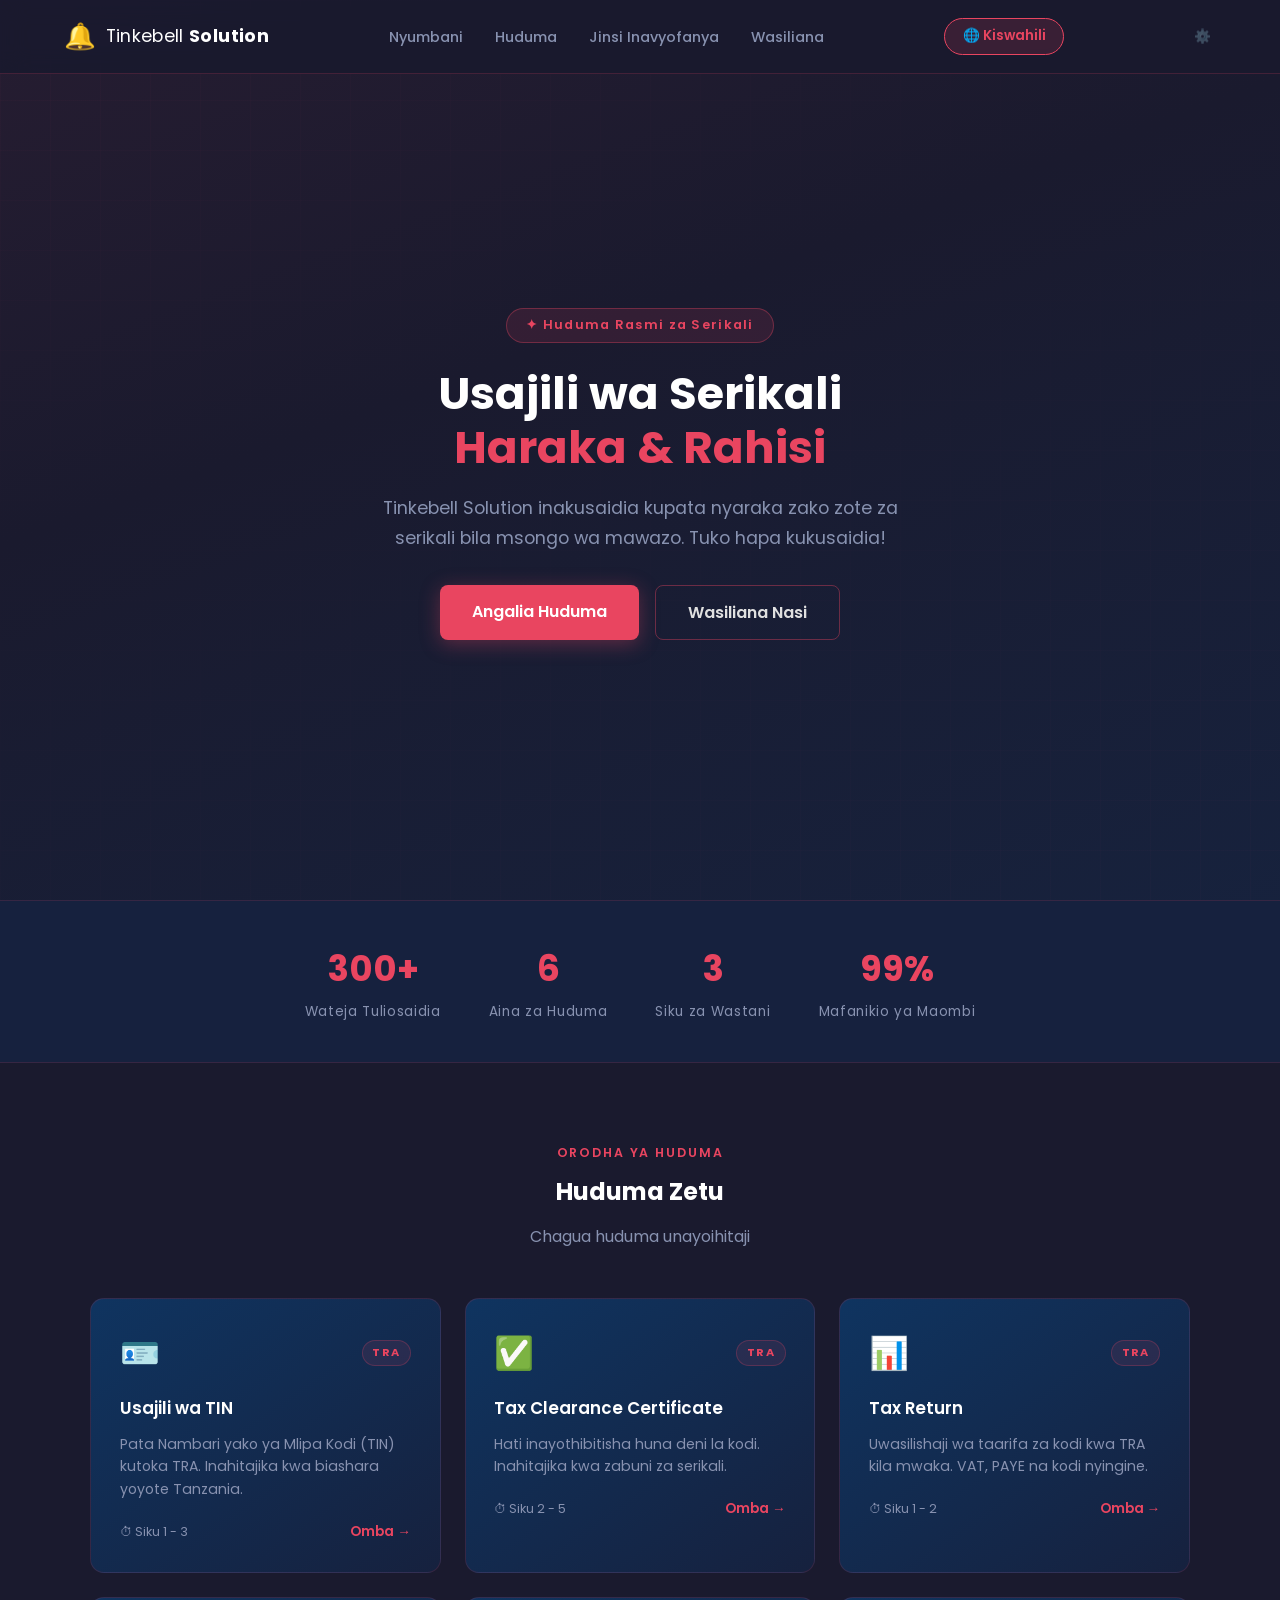
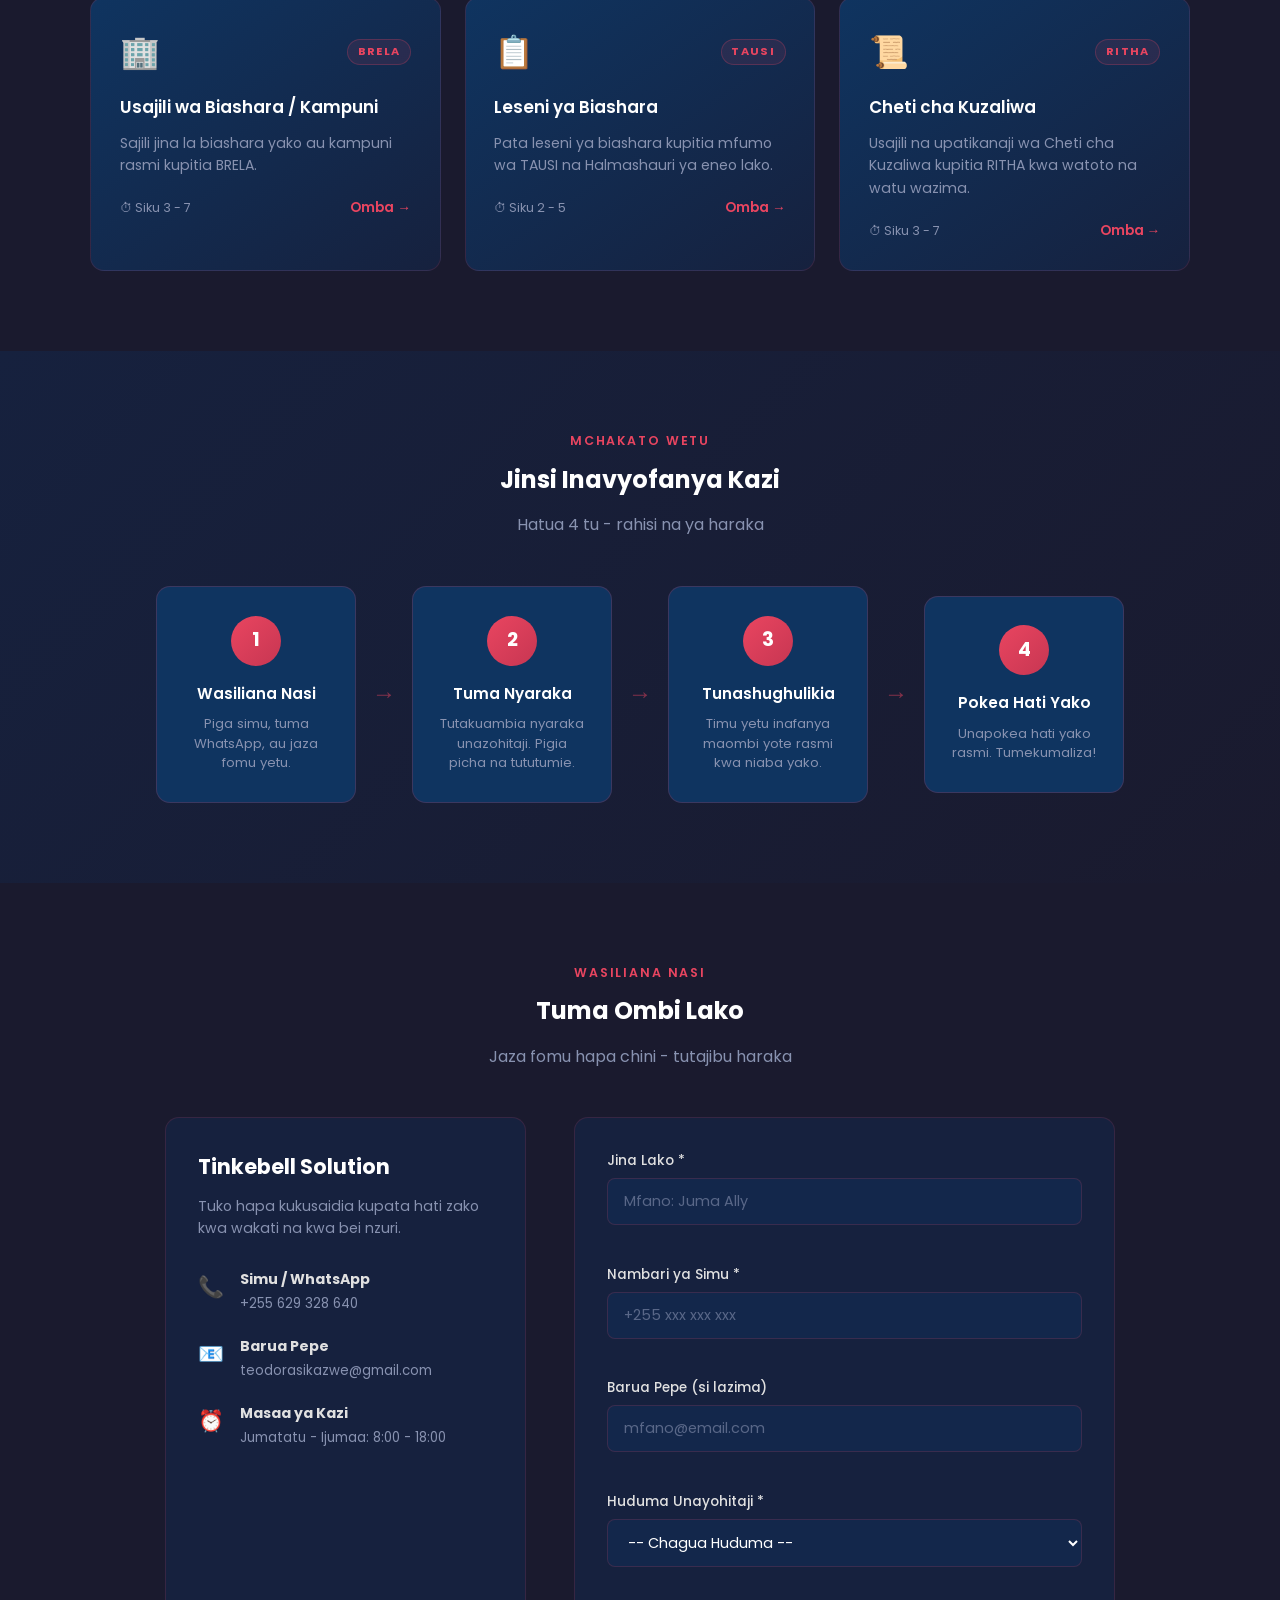
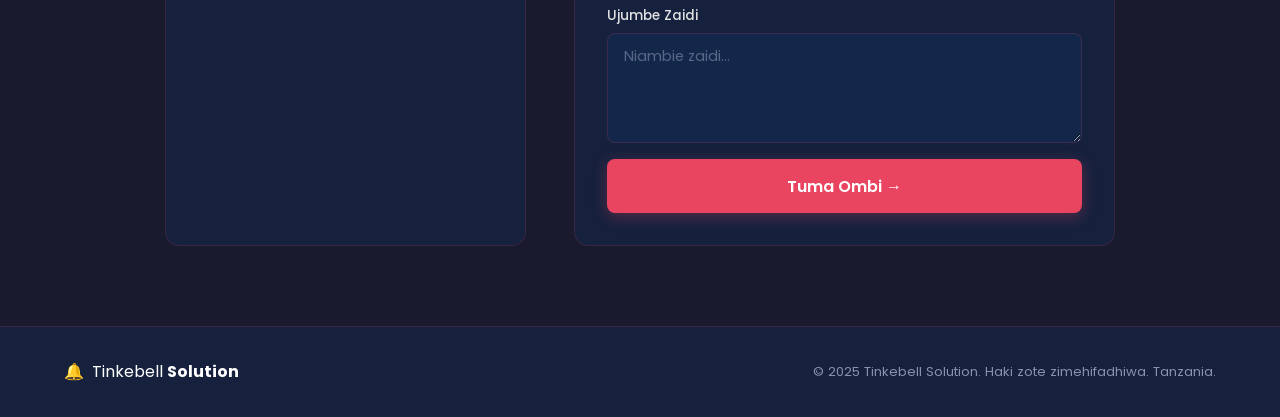
<file: index.html>
<!DOCTYPE html>
<html lang="sw">
<head>
<meta charset="UTF-8" />
<meta name="viewport" content="width=device-width, initial-scale=1.0" />
<title>Tinkebell Solution</title>

  <!-- Google Fonts - Fonts nzuri kutoka internet -->
  <link href="https://fonts.googleapis.com/css2?family=Poppins:wght@300;400;600;700&display=swap" rel="stylesheet" />

  <link rel="stylesheet" href="style.css" />
</head>
<body>

  <nav class="navbar">

    <div class="logo">
      <span class="logo-icon">🔔</span>
      <span class="logo-text">Tinkebell <strong>Solution</strong></span>
    </div>

    <ul class="nav-links">
      <li><a href="#home"     data-key="nav_home">Nyumbani</a></li>
      <li><a href="#services" data-key="nav_services">Huduma</a></li>
      <li><a href="#how"      data-key="nav_how">Jinsi Inavyofanya</a></li>
      <li><a href="#contact"  data-key="nav_contact">Wasiliana</a></li>
    </ul>

    <!-- Kitufe cha kubadilisha lugha Swahili / English -->
    <button class="lang-btn" id="langToggle" onclick="badilishaLugha()">
      🌐 Kiswahili
    </button>

    <!--
      Kiungo cha Admin
    -->
    <a href="admin/admin.html" class="admin-link" title="Admin">
      ⚙️
    </a>

  </nav>
  <!-- ================================================
       SEHEMU YA 2: HERO (Sehemu kuu ya juu - karibu)
  ================================================ -->
  <section class="hero" id="home">

    <p class="hero-badge" data-key="hero_badge">✦ Huduma Rasmi za Serikali</p>

    <h1 class="hero-title">
      <span data-key="hero_title1">Usajili wa Serikali</span><br />
      <span class="highlight" data-key="hero_title2">Haraka &amp; Rahisi</span>
    </h1>

    <p class="hero-desc" data-key="hero_desc">
      Tinkebell Solution inakusaidia kupata nyaraka zako zote za serikali
      bila msongo wa mawazo. Tuko hapa kukusaidia!
    </p>

    <div class="hero-buttons">
      <a href="#services" class="btn-main"    data-key="hero_btn1">Angalia Huduma</a>
      <a href="#contact"  class="btn-outline" data-key="hero_btn2">Wasiliana Nasi</a>
    </div>

  </section>


  <!-- ================================================
       SEHEMU YA 3: TAKWIMU (Nambari za uzoefu)
  ================================================ -->
  <div class="stats-bar">

    <div class="stat-item">
      <span class="stat-number">300+</span>
      <span class="stat-label" data-key="stat1">Wateja Tuliosaidia</span>
    </div>

    <div class="stat-item">
      <span class="stat-number">6</span>
      <span class="stat-label" data-key="stat2">Aina za Huduma</span>
    </div>

    <div class="stat-item">
      <span class="stat-number">3</span>
      <span class="stat-label" data-key="stat3">Siku za Wastani</span>
    </div>

    <div class="stat-item">
      <span class="stat-number">99%</span>
      <span class="stat-label" data-key="stat4">Mafanikio ya Maombi</span>
    </div>

  </div>


  <!-- ================================================
       SEHEMU YA 4: HUDUMA (Kadi 6 za huduma)
  ================================================ -->
  <section class="services-section" id="services">

    <!-- Kichwa cha sehemu -->
    <div class="section-header">
      <p class="section-tag"   data-key="services_tag">Orodha ya Huduma</p>
      <h2 class="section-title" data-key="services_title">Huduma Zetu</h2>
      <p class="section-sub"   data-key="services_sub">Chagua huduma unayoihitaji</p>
    </div>

    <!-- Gridi: Kadi 6 zinapanga katika safu -->
    <div class="cards-grid">

      <!-- KADI 1: TIN -->
      <div class="service-card">
        <div class="card-top">
          <span class="card-emoji">🪪</span>
          <span class="card-agency">TRA</span>
        </div>
        <h3 class="card-title" data-key="s1_title">Usajili wa TIN</h3>
        <p class="card-desc"   data-key="s1_desc">
          Pata Nambari yako ya Mlipa Kodi (TIN) kutoka TRA.
          Inahitajika kwa biashara yoyote Tanzania.
        </p>
        <div class="card-footer">
          <span class="card-time" data-key="s1_time">⏱ Siku 1 - 3</span>
          <a href="#contact" class="card-link" data-key="apply">Omba →</a>
        </div>
      </div>

      <!-- KADI 2: Tax Clearance -->
      <div class="service-card">
        <div class="card-top">
          <span class="card-emoji">✅</span>
          <span class="card-agency">TRA</span>
        </div>
        <h3 class="card-title" data-key="s2_title">Tax Clearance Certificate</h3>
        <p class="card-desc"   data-key="s2_desc">
          Hati inayothibitisha huna deni la kodi. Inahitajika
          kwa zabuni za serikali.
        </p>
        <div class="card-footer">
          <span class="card-time" data-key="s2_time">⏱ Siku 2 - 5</span>
          <a href="#contact" class="card-link" data-key="apply">Omba →</a>
        </div>
      </div>

      <!-- KADI 3: Tax Return -->
      <div class="service-card">
        <div class="card-top">
          <span class="card-emoji">📊</span>
          <span class="card-agency">TRA</span>
        </div>
        <h3 class="card-title" data-key="s3_title">Tax Return</h3>
        <p class="card-desc"   data-key="s3_desc">
          Uwasilishaji wa taarifa za kodi kwa TRA kila mwaka.
          VAT, PAYE na kodi nyingine.
        </p>
        <div class="card-footer">
          <span class="card-time" data-key="s3_time">⏱ Siku 1 - 2</span>
          <a href="#contact" class="card-link" data-key="apply">Omba →</a>
        </div>
      </div>

      <!-- KADI 4: BRELA -->
      <div class="service-card">
        <div class="card-top">
          <span class="card-emoji">🏢</span>
          <span class="card-agency">BRELA</span>
        </div>
        <h3 class="card-title" data-key="s4_title">Usajili wa Biashara / Kampuni</h3>
        <p class="card-desc"   data-key="s4_desc">
          Sajili jina la biashara yako au kampuni rasmi
          kupitia BRELA.
        </p>
        <div class="card-footer">
          <span class="card-time" data-key="s4_time">⏱ Siku 3 - 7</span>
          <a href="#contact" class="card-link" data-key="apply">Omba →</a>
        </div>
      </div>

      <!-- KADI 5: TAUSI -->
      <div class="service-card">
        <div class="card-top">
          <span class="card-emoji">📋</span>
          <span class="card-agency">TAUSI</span>
        </div>
        <h3 class="card-title" data-key="s5_title">Leseni ya Biashara</h3>
        <p class="card-desc"   data-key="s5_desc">
          Pata leseni ya biashara kupitia mfumo wa TAUSI
          na Halmashauri ya eneo lako.
        </p>
        <div class="card-footer">
          <span class="card-time" data-key="s5_time">⏱ Siku 2 - 5</span>
          <a href="#contact" class="card-link" data-key="apply">Omba →</a>
        </div>
      </div>

      <!-- KADI 6: RITHA -->
      <div class="service-card">
        <div class="card-top">
          <span class="card-emoji">📜</span>
          <span class="card-agency">RITHA</span>
        </div>
        <h3 class="card-title" data-key="s6_title">Cheti cha Kuzaliwa</h3>
        <p class="card-desc"   data-key="s6_desc">
          Usajili na upatikanaji wa Cheti cha Kuzaliwa
          kupitia RITHA kwa watoto na watu wazima.
        </p>
        <div class="card-footer">
          <span class="card-time" data-key="s6_time">⏱ Siku 3 - 7</span>
          <a href="#contact" class="card-link" data-key="apply">Omba →</a>
        </div>
      </div>

    </div>
    <!-- /GRIDI -->

  </section>
  <!-- ================================================
       SEHEMU YA 5: JINSI INAVYOFANYA KAZI (Hatua 4)
  ================================================ -->
  <section class="how-section" id="how">

    <div class="section-header">
      <p class="section-tag"    data-key="how_tag">Mchakato Wetu</p>
      <h2 class="section-title" data-key="how_title">Jinsi Inavyofanya Kazi</h2>
      <p class="section-sub"    data-key="how_sub">Hatua 4 tu - rahisi na ya haraka</p>
    </div>

    <!-- Hatua 4 zinaonyeshwa kwa mstari -->
    <div class="steps-grid">

      <div class="step-box">
        <div class="step-number">1</div>
        <h4 data-key="step1_title">Wasiliana Nasi</h4>
        <p  data-key="step1_desc">Piga simu, tuma WhatsApp, au jaza fomu yetu.</p>
      </div>

      <div class="step-arrow">→</div>

      <div class="step-box">
        <div class="step-number">2</div>
        <h4 data-key="step2_title">Tuma Nyaraka</h4>
        <p  data-key="step2_desc">Tutakuambia nyaraka unazohitaji. Pigia picha na tututumie.</p>
      </div>

      <div class="step-arrow">→</div>

      <div class="step-box">
        <div class="step-number">3</div>
        <h4 data-key="step3_title">Tunashughulikia</h4>
        <p  data-key="step3_desc">Timu yetu inafanya maombi yote rasmi kwa niaba yako.</p>
      </div>

      <div class="step-arrow">→</div>

      <div class="step-box">
        <div class="step-number">4</div>
        <h4 data-key="step4_title">Pokea Hati Yako</h4>
        <p  data-key="step4_desc">Unapokea hati yako rasmi. Tumekumaliza!</p>
      </div>

    </div>

  </section>
  <!-- ================================================
       SEHEMU YA 6: FOMU YA MAWASILIANO
       onsubmit - inaita function ya JavaScript
  ================================================ -->
  <section class="contact-section" id="contact">

    <div class="section-header">
      <p class="section-tag"    data-key="contact_tag">Wasiliana Nasi</p>
      <h2 class="section-title" data-key="contact_title">Tuma Ombi Lako</h2>
      <p class="section-sub"    data-key="contact_sub">Jaza fomu hapa chini - tutajibu haraka</p>
    </div>

    <div class="contact-wrapper">

      <!-- Taarifa za kampuni - upande wa kushoto -->
      <div class="contact-info">
        <h3 data-key="info_title">Tinkebell Solution</h3>
        <p  data-key="info_desc">Tuko hapa kukusaidia kupata hati zako kwa wakati na kwa bei nzuri.</p>

        <div class="info-item">
          <span class="info-icon">📞</span>
          <div>
            <strong data-key="phone_label">Simu / WhatsApp</strong>
            <p>+255 629 328 640</p>
          </div>
        </div>

        <div class="info-item">
          <span class="info-icon">📧</span>
          <div>
            <strong data-key="email_label">Barua Pepe</strong>
            <p>teodorasikazwe@gmail.com</p>
          </div>
        </div>

        <div class="info-item">
          <span class="info-icon">⏰</span>
          <div>
            <strong data-key="hours_label">Masaa ya Kazi</strong>
            <p data-key="hours_val">Jumatatu - Ijumaa: 24/7</p>
          </div>
        </div>

      </div>

      <form class="contact-form" id="contactForm" onsubmit="thibitishaFormu(event)">

        <!-- FIELD: Jina -->
        <div class="form-group">
          <label for="jina" data-key="form_name">Jina Lako *</label>
          <input type="text" id="jina" placeholder="Mfano: Juma Ally" />
          <!-- Span hii inaonyesha kosa kama jina halijajazwa -->
          <span class="error-msg" id="jina-error"></span>
        </div>

        <!-- FIELD: Simu -->
        <div class="form-group">
          <label for="simu" data-key="form_phone">Nambari ya Simu *</label>
          <input type="text" id="simu" placeholder="+255 xxx xxx xxx" />
          <span class="error-msg" id="simu-error"></span>
        </div>

        <!-- FIELD: Barua Pepe -->
        <div class="form-group">
          <label for="email" data-key="form_email">Barua Pepe (si lazima)</label>
          <input type="email" id="email" placeholder="mfano@email.com" />
          <span class="error-msg" id="email-error"></span>
        </div>

        <!-- FIELD: Chaguo la Huduma -->
        <div class="form-group">
          <label for="huduma" data-key="form_service">Huduma Unayohitaji *</label>
          <select id="huduma">
            <option value=""         data-key="form_select">-- Chagua Huduma --</option>
            <option value="tin"      data-key="opt1">Usajili wa TIN (TRA)</option>
            <option value="clear"    data-key="opt2">Tax Clearance Certificate</option>
            <option value="return"   data-key="opt3">Tax Return</option>
            <option value="brela"    data-key="opt4">Usajili wa Biashara (BRELA)</option>
            <option value="leseni"   data-key="opt5">Leseni ya Biashara (TAUSI)</option>
            <option value="kuzaliwa" data-key="opt6">Cheti cha Kuzaliwa (RITHA)</option>
          </select>
          <span class="error-msg" id="huduma-error"></span>
        </div>

        <!-- FIELD: Ujumbe zaidi (si lazima) -->
        <div class="form-group">
          <label for="ujumbe" data-key="form_msg">Ujumbe Zaidi</label>
          <textarea id="ujumbe" rows="4" placeholder="Niambie zaidi..."></textarea>
        </div>

        <!-- Kitufe cha kutuma -->
        <button type="submit" class="btn-submit" id="submitBtn" data-key="form_submit">
          Tuma Ombi →
        </button>

        <!-- Ujumbe wa mafanikio - unaonekana baada ya kutuma fomu vizuri -->
        <div class="success-msg" id="successMsg">
          <span>✅</span>
          <span data-key="success_msg">Asante! Tutawasiliana nawe hivi karibuni.</span>
        </div>

      </form>

    </div>

  </section>
  <!-- ================================================
       SEHEMU YA 7: FOOTER (Mwisho wa ukurasa)
  ================================================ -->
  <footer class="footer">

    <div class="footer-logo">
      <span>🔔</span>
      <span>Tinkebell <strong>Solution</strong></span>
    </div>

    <p class="footer-copy" data-key="footer_copy">
      © 2025 Tinkebell Solution. Haki zote zimehifadhiwa. Tanzania.
    </p>

  </footer>

  <script src="script.js"></script>

</body>
</html>
</file>
<file: style.css>
/* ------------------------------------------------
   SEHEMU 1: MIPANGILIO YA MSINGI (CSS Variables)
   Tunahifadhi rangi zetu hapa ili tunapo badilisha
   rangi moja, inabadilika kila mahali.
------------------------------------------------ */
:root {
  /* Rangi kuu za kampuni */
  --rangi-kuu:     #1a1a2e;   /* Navy nyeusi - background kuu */
  --rangi-kati:    #16213e;   /* Navy ya kati - maeneo mengine */
  --rangi-mwanga:  #0f3460;   /* Navy ya bluu - kadi na vitu */
  --rangi-dhahabu: #e94560;   /* Nyekundu-waridi - msisitizo/accent */
  --rangi-gold:    #f5a623;   /* Manjano dhahabu - highlights */
  --rangi-text:    #e0e0e0;   /* Kijivu-nyeupe - maandishi ya kawaida */
  --rangi-gray:    #8892b0;   /* Kijivu - maandishi ya sekondari */
  --rangi-white:   #ffffff;   /* Nyeupe kamili */

  /* Ukubwa wa fonti */
  --font-kubwa:  2.8rem;
  --font-kati:   1.5rem;
  --font-kawaida: 1rem;
  --font-ndogo:  0.85rem;
}
/* ------------------------------------------------
   SEHEMU 2: RESET 
------------------------------------------------ */
* {
  margin: 0;           
  padding: 0;        
  box-sizing: border-box; 
}

html {
  scroll-behavior: smooth;
}

body {
  font-family: 'Poppins', sans-serif; /* Font iliyoletwa kutoka Google */
  background-color: var(--rangi-kuu); /* Background nyeusi */
  color: var(--rangi-text);           /* Rangi ya maandishi */
  line-height: 1.6;                   /* Nafasi kati ya mistari */

  background-image:
    linear-gradient(rgba(233,69,96,0.03) 1px, transparent 1px),
    linear-gradient(90deg, rgba(233,69,96,0.03) 1px, transparent 1px);
  background-size: 50px 50px; /* Ukubwa wa gridi */
}

.navbar {
  position: fixed;    /* Inabaki sehemu moja - haifuati scroll */
  top: 0;             /* Juu kabisa */
  left: 0;
  right: 0;
  z-index: 1000;      /* Inakuwa juu ya vitu vingine vyote */

  display: flex;               /* Panga vitu kwa mstari mmoja */
  align-items: center;         /* Panga kati kwa wima */
  justify-content: space-between; /* Weka nafasi kati ya vitu */

  padding: 1rem 5%;            /* Nafasi ndani: juu/chini 1rem, pande 5% */
  background: rgba(26, 26, 46, 0.92); /* Background nusu-wazi */
  backdrop-filter: blur(12px); /* Ukungu nyuma ya navbar */
  border-bottom: 1px solid rgba(233,69,96,0.2); /* Mstari mwembamba chini */
}

/* Nembo - jina la kampuni */
.logo {
  display: flex;
  align-items: center;
  gap: 0.6rem;        /* Nafasi kati ya icon na maandishi */
}

.logo-icon {
  font-size: 1.6rem;
}

.logo-text {
  font-size: 1.1rem;
  color: var(--rangi-white);
  letter-spacing: 0.02em; /* Nafasi kidogo kati ya herufi */
}

/* Viungo vya navbar */
.nav-links {
  display: flex;
  list-style: none;  /* Futa alama za bullet */
  gap: 2rem;
}

.nav-links a {
  text-decoration: none;         /* Futa mstari chini ya viungo */
  color: var(--rangi-gray);
  font-size: 0.9rem;
  font-weight: 500;
  transition: color 0.3s ease;  /* Mabadiliko ya rangi polepole */
}

/* Wakati mtumiaji anaweka mkono juu ya kiungo */
.nav-links a:hover {
  color: var(--rangi-dhahabu);
}

/* Kitufe cha kubadilisha lugha */
.lang-btn {
  background: rgba(233,69,96,0.15); /* Background nyekundu hafifu */
  border: 1.5px solid var(--rangi-dhahabu);
  color: var(--rangi-dhahabu);
  padding: 0.45rem 1.1rem;
  border-radius: 20px;            /* Mviringo - inaonekana kama kitufe */
  cursor: pointer;                /* Mkono wa kubonyeza */
  font-size: 0.85rem;
  font-family: 'Poppins', sans-serif;
  font-weight: 600;
  transition: all 0.3s ease;
}

.lang-btn:hover {
  background: var(--rangi-dhahabu);
  color: var(--rangi-kuu);
}
/* ------------------------------------------------
   SEHEMU 4: HERO (Sehemu kuu ya juu)
------------------------------------------------ */
.hero {
  min-height: 100vh; /* Angalau urefu kamili wa skrini */
  display: flex;
  flex-direction: column;  /* Panga vitu chini kwa chini */
  align-items: center;     /* Kati kwa usawa */
  justify-content: center; /* Kati kwa wima */
  text-align: center;
  padding: 7rem 5% 4rem;  /* Juu zaidi (7rem) kwa sababu ya navbar */

  /* Gradient ya nyuma - kutoka juu kwenda chini */
  background: linear-gradient(
    160deg,
    rgba(233,69,96,0.06) 0%,
    var(--rangi-kuu) 40%,
    rgba(15,52,96,0.3) 100%
  );
}

/* Lebo ndogo ya juu */
.hero-badge {
  display: inline-block;
  background: rgba(233,69,96,0.12);
  border: 1px solid rgba(233,69,96,0.35);
  color: var(--rangi-dhahabu);
  padding: 0.4rem 1.2rem;
  border-radius: 999px;   /* Duara kamili - kama capsule */
  font-size: 0.8rem;
  font-weight: 600;
  letter-spacing: 0.1em;
  margin-bottom: 1.5rem;
}

/* Kichwa kikubwa */
.hero-title {
  font-size: var(--font-kubwa);
  font-weight: 700;
  line-height: 1.2;
  color: var(--rangi-white);
  margin-bottom: 1.2rem;
}

/* Maneno yenye rangi maalum (Haraka & Rahisi) */
.highlight {
  color: var(--rangi-dhahabu);
}

/* Maelezo mafupi chini ya kichwa */
.hero-desc {
  font-size: 1.1rem;
  color: var(--rangi-gray);
  max-width: 560px;       /* Usipite upana huu */
  margin-bottom: 2rem;
  line-height: 1.7;
}

/* Sanduku la vitufe viwili */
.hero-buttons {
  display: flex;
  gap: 1rem;
  flex-wrap: wrap;         /* Vitufe vipande tofauti kwenye simu ndogo */
  justify-content: center;
}

/* Kitufe kikuu - chenye rangi */
.btn-main {
  background: var(--rangi-dhahabu);
  color: var(--rangi-white);
  padding: 0.85rem 2rem;
  border-radius: 8px;
  text-decoration: none;
  font-weight: 600;
  font-size: 1rem;
  transition: all 0.3s ease;
  box-shadow: 0 4px 20px rgba(233,69,96,0.35);
}

.btn-main:hover {
  transform: translateY(-2px); /* Kitufe kinainuka kidogo */
  box-shadow: 0 8px 25px rgba(233,69,96,0.5);
}

/* Kitufe cha nje - hakina rangi ndani */
.btn-outline {
  background: transparent;
  color: var(--rangi-text);
  padding: 0.85rem 2rem;
  border-radius: 8px;
  text-decoration: none;
  font-weight: 600;
  font-size: 1rem;
  border: 1.5px solid rgba(233,69,96,0.4);
  transition: all 0.3s ease;
}

.btn-outline:hover {
  border-color: var(--rangi-dhahabu);
  color: var(--rangi-dhahabu);
}
/* ------------------------------------------------
   SEHEMU 5: STATS BAR (Ukanda wa nambari)
------------------------------------------------ */
.stats-bar {
  display: flex;
  justify-content: center;
  flex-wrap: wrap;
  gap: 3rem;
  padding: 2.5rem 5%;
  background: var(--rangi-kati);
  border-top: 1px solid rgba(233,69,96,0.15);
  border-bottom: 1px solid rgba(233,69,96,0.15);
}

.stat-item {
  text-align: center;
}

/* Nambari kubwa */
.stat-number {
  display: block;        /* Chukua mstari wake mwenyewe */
  font-size: 2.2rem;
  font-weight: 700;
  color: var(--rangi-dhahabu);
}

/* Maandishi chini ya nambari */
.stat-label {
  display: block;
  font-size: var(--font-ndogo);
  color: var(--rangi-gray);
  letter-spacing: 0.05em;
  margin-top: 0.2rem;
}
/* ------------------------------------------------
   SEHEMU 6: HUDUMA (Services Section)
------------------------------------------------ */
.services-section {
  padding: 5rem 5%;
  background: var(--rangi-kuu);
}

/* Kichwa cha kila sehemu */
.section-header {
  text-align: center;
  margin-bottom: 3rem;
}

/* Lebo ndogo ya rangi (mfano: "Orodha ya Huduma") */
.section-tag {
  font-size: 0.78rem;
  font-weight: 600;
  letter-spacing: 0.15em;
  color: var(--rangi-dhahabu);
  text-transform: uppercase; /* Herufi kubwa zote */
  margin-bottom: 0.6rem;
}

/* Kichwa kikubwa cha sehemu */
.section-title {
  font-size: var(--font-kati);
  font-weight: 700;
  color: var(--rangi-white);
  margin-bottom: 0.8rem;
}

/* Maelezo mafupi chini ya kichwa */
.section-sub {
  font-size: var(--font-kawaida);
  color: var(--rangi-gray);
}

/* Gridi ya kadi - zinapangwa kwa safu otomatiki */
.cards-grid {
  display: grid;
  /* auto-fill = jaza kadi nyingi iwezekanavyo
     minmax(280px, 1fr) = kila kadi angalau 280px, lakini ikua pamoja */
  grid-template-columns: repeat(auto-fill, minmax(280px, 1fr));
  gap: 1.5rem;              /* Nafasi kati ya kadi */
  max-width: 1100px;
  margin: 0 auto;           /* Kati ya ukurasa */
}

/* Kadi moja ya huduma */
.service-card {
  background: linear-gradient(145deg, var(--rangi-mwanga), var(--rangi-kati));
  border: 1px solid rgba(233,69,96,0.15);
  border-radius: 14px;
  padding: 1.8rem;
  transition: transform 0.3s ease, box-shadow 0.3s ease, border-color 0.3s ease;
  cursor: pointer;
}

/* Kadi inainuka wakati mkono unawekwa juu */
.service-card:hover {
  transform: translateY(-6px);
  box-shadow: 0 15px 40px rgba(0,0,0,0.4);
  border-color: rgba(233,69,96,0.4);
}

/* Sehemu ya juu ya kadi (emoji + jina la agency) */
.card-top {
  display: flex;
  align-items: center;
  justify-content: space-between;
  margin-bottom: 1rem;
}

.card-emoji {
  font-size: 2rem;
}

/* Jina la agency (TRA, BRELA, nk.) */
.card-agency {
  font-size: 0.7rem;
  font-weight: 700;
  letter-spacing: 0.12em;
  color: var(--rangi-dhahabu);
  background: rgba(233,69,96,0.1);
  border: 1px solid rgba(233,69,96,0.25);
  padding: 0.2rem 0.6rem;
  border-radius: 999px;
}

/* Jina la huduma */
.card-title {
  font-size: 1.05rem;
  font-weight: 600;
  color: var(--rangi-white);
  margin-bottom: 0.7rem;
}

/* Maelezo ya huduma */
.card-desc {
  font-size: 0.88rem;
  color: var(--rangi-gray);
  line-height: 1.6;
  margin-bottom: 1.3rem;
}

/* Sehemu ya chini ya kadi (muda + kiungo) */
.card-footer {
  display: flex;
  justify-content: space-between;
  align-items: center;
}

.card-time {
  font-size: 0.78rem;
  color: var(--rangi-gray);
}

/* Kiungo cha "Omba →" */
.card-link {
  text-decoration: none;
  color: var(--rangi-dhahabu);
  font-size: 0.85rem;
  font-weight: 600;
  transition: color 0.3s;
}

.card-link:hover {
  color: var(--rangi-white);
}
/* ------------------------------------------------
   SEHEMU 7: JINSI INAVYOFANYA KAZI (How It Works)
------------------------------------------------ */
.how-section {
  padding: 5rem 5%;
  /* Gradient tofauti kidogo ili iwe mwanga tofauti na sehemu nyingine */
  background: linear-gradient(135deg, var(--rangi-kati) 0%, var(--rangi-kuu) 100%);
}

/* Mstari wa hatua 4 */
.steps-grid {
  display: flex;
  align-items: center;
  justify-content: center;
  flex-wrap: wrap;   /* Kwenye simu ndogo zinashuka chini */
  gap: 1rem;
  max-width: 1000px;
  margin: 0 auto;
}

/* Kila sanduku la hatua */
.step-box {
  background: var(--rangi-mwanga);
  border: 1px solid rgba(233,69,96,0.2);
  border-radius: 14px;
  padding: 1.8rem 1.5rem;
  text-align: center;
  max-width: 200px;
  flex: 1;           /* Kila sanduku linachukua nafasi sawasawa */
  min-width: 150px;
}

/* Nambari ya hatua - mduara */
.step-number {
  width: 50px;
  height: 50px;
  border-radius: 50%;     /* Inafanya mduara */
  background: linear-gradient(135deg, var(--rangi-dhahabu), #c73652);
  color: var(--rangi-white);
  font-weight: 700;
  font-size: 1.2rem;
  display: flex;
  align-items: center;
  justify-content: center;
  margin: 0 auto 1rem;
}

.step-box h4 {
  font-size: 0.95rem;
  font-weight: 600;
  color: var(--rangi-white);
  margin-bottom: 0.5rem;
}

.step-box p {
  font-size: 0.82rem;
  color: var(--rangi-gray);
  line-height: 1.5;
}

/* Mishale kati ya hatua */
.step-arrow {
  font-size: 1.5rem;
  color: rgba(233,69,96,0.5);
  font-weight: 700;
}
/* ------------------------------------------------
   SEHEMU 8: FOMU YA MAWASILIANO
------------------------------------------------ */
.contact-section {
  padding: 5rem 5%;
  background: var(--rangi-kuu);
}

/* Sanduku linaloshikilia taarifa na fomu */
.contact-wrapper {
  display: grid;
  /* Mgawanyo wa gridi: 1fr na 1.5fr - fomu ni pana zaidi */
  grid-template-columns: 1fr 1.5fr;
  gap: 3rem;
  max-width: 950px;
  margin: 0 auto;
}

/* Upande wa kushoto - taarifa za kampuni */
.contact-info {
  background: var(--rangi-kati);
  border: 1px solid rgba(233,69,96,0.15);
  border-radius: 14px;
  padding: 2rem;
}

.contact-info h3 {
  font-size: 1.3rem;
  font-weight: 700;
  color: var(--rangi-white);
  margin-bottom: 0.7rem;
}

.contact-info > p {
  font-size: 0.88rem;
  color: var(--rangi-gray);
  line-height: 1.6;
  margin-bottom: 1.8rem;
}

/* Kila kipande cha taarifa (simu, email, nk.) */
.info-item {
  display: flex;
  gap: 1rem;
  align-items: flex-start;
  margin-bottom: 1.3rem;
}

.info-icon {
  font-size: 1.3rem;
  margin-top: 0.1rem;
}

.info-item strong {
  display: block;
  font-size: 0.88rem;
  color: var(--rangi-text);
  margin-bottom: 0.15rem;
}

.info-item p {
  font-size: 0.83rem;
  color: var(--rangi-gray);
}

/* ---- FOMU ---- */
.contact-form {
  background: var(--rangi-kati);
  border: 1px solid rgba(233,69,96,0.15);
  border-radius: 14px;
  padding: 2rem;
  display: flex;
  flex-direction: column;
  gap: 1rem;
}

/* Kila kikundi cha field (label + input + error) */
.form-group {
  display: flex;
  flex-direction: column;
  gap: 0.4rem;
}

/* Lebo za fomu */
.form-group label {
  font-size: 0.85rem;
  color: var(--rangi-text);
  font-weight: 500;
}

/* Input fields - text, email */
.form-group input,
.form-group select,
.form-group textarea {
  background: rgba(15, 52, 96, 0.4);  /* Background ya bluu hafifu */
  border: 1.5px solid rgba(233,69,96,0.18);
  border-radius: 8px;
  padding: 0.75rem 1rem;
  color: var(--rangi-white);
  font-family: 'Poppins', sans-serif;
  font-size: 0.9rem;
  outline: none;                       /* Futa mstari wa browser */
  transition: border-color 0.3s ease;
}

/* Placeholder (maandishi ya kuonyesha mfano) */
.form-group input::placeholder,
.form-group textarea::placeholder {
  color: rgba(136,146,176,0.6);
}

/* Rangi inabadilika mtumiaji anapobonyeza field */
.form-group input:focus,
.form-group select:focus,
.form-group textarea:focus {
  border-color: var(--rangi-dhahabu);
}

/* Select dropdown */
.form-group select option {
  background: var(--rangi-kati);
  color: var(--rangi-white);
}

/* Textarea - hakuna kunyoosha kwa usawa */
.form-group textarea {
  resize: vertical;
  min-height: 90px;
}

/* Maandishi ya kosa - nyekundu */
.error-msg {
  font-size: 0.78rem;
  color: #ff6b6b;   /* Nyekundu ya makosa */
  font-weight: 500;
  min-height: 1rem; /* Huhifadhi nafasi hata kama haionekani */
}

/* Kitufe cha kutuma fomu */
.btn-submit {
  background: var(--rangi-dhahabu);
  color: var(--rangi-white);
  border: none;
  padding: 0.9rem;
  border-radius: 8px;
  font-size: 1rem;
  font-family: 'Poppins', sans-serif;
  font-weight: 600;
  cursor: pointer;
  transition: all 0.3s ease;
  box-shadow: 0 4px 15px rgba(233,69,96,0.3);
}

.btn-submit:hover {
  transform: translateY(-2px);
  box-shadow: 0 8px 25px rgba(233,69,96,0.5);
}

/* Hali ya kitufe kinachofanya kazi */
.btn-submit:disabled {
  opacity: 0.7;
  cursor: not-allowed;
}

/* Ujumbe wa mafanikio - unaficha kwa default */
.success-msg {
  display: none;          /* Haionekani mpaka JS iionyeshe */
  align-items: center;
  gap: 0.7rem;
  background: rgba(34, 197, 94, 0.12); /* Kijani hafifu */
  border: 1px solid rgba(34, 197, 94, 0.3);
  border-radius: 8px;
  padding: 1rem;
  font-size: 0.9rem;
  color: #4ade80;         /* Kijani */
  font-weight: 500;
}

/* Wakati JS inabadilisha display kuwa flex */
.success-msg.inaonyesha {
  display: flex;
}

/* Field iliyokuwa na kosa - mstari mwekundu */
.field-kosa {
  border-color: #ff6b6b !important; /* !important inashinda mipangilio mingine */
}

/* Field nzuri - mstari wa kijani */
.field-sawa {
  border-color: #4ade80 !important;
}
/* ------------------------------------------------
   SEHEMU 9: FOOTER (Chini ya ukurasa)
------------------------------------------------ */
.footer {
  background: var(--rangi-kati);
  border-top: 1px solid rgba(233,69,96,0.15);
  padding: 2rem 5%;
  display: flex;
  justify-content: space-between;
  align-items: center;
  flex-wrap: wrap;
  gap: 1rem;
}

.footer-logo {
  display: flex;
  align-items: center;
  gap: 0.5rem;
  font-size: 1rem;
  color: var(--rangi-white);
}

.footer-copy {
  font-size: 0.82rem;
  color: var(--rangi-gray);
}

/* ------------------------------------------------
   SEHEMU 10: RESPONSIVE DESIGN

   @media - unasema "kama skrini ni ndogo kuliko Xpx,
   tumia mipangilio hii badala"
------------------------------------------------ */

/* Kwa simu za kati (chini ya 768px) */
@media (max-width: 768px) {

  /* Ficha viungo vya navbar kwenye simu ndogo */
  .nav-links {
    display: none;
  }

  /* Kichwa kidogo zaidi */
  .hero-title {
    font-size: 2rem;
  }

  /* Fomu ishuke chini (si pamoja) */
  .contact-wrapper {
    grid-template-columns: 1fr;
  }

  /* Hatua zishuke chini */
  .steps-grid {
    flex-direction: column;
    align-items: center;
  }

  /* Ficha mishale kwenye simu */
  .step-arrow {
    transform: rotate(90deg);
  }

  .footer {
    flex-direction: column;
    text-align: center;
  }
}

/* Kwa simu ndogo sana (chini ya 480px) */
@media (max-width: 480px) {
  .stats-bar {
    gap: 1.5rem;
  }

  .hero-buttons {
    flex-direction: column;
    align-items: center;
  }
}
/* ================================================
   ADMIN LINK - Kiungo kidogo 
   ================================================ */
.admin-link {
  color: var(--text-light);
  font-size: 0.85rem;
  opacity: 0.35; /* Transparent sana */
  text-decoration: none;
  padding: 0.3rem;
  border-radius: 6px;
  transition: opacity 0.2s, color 0.2s;
  margin-left: 0.3rem;
}

.admin-link:hover {
  opacity: 1;
  color: var(--bluu);
  background: var(--bluu-light);
}
</file>
